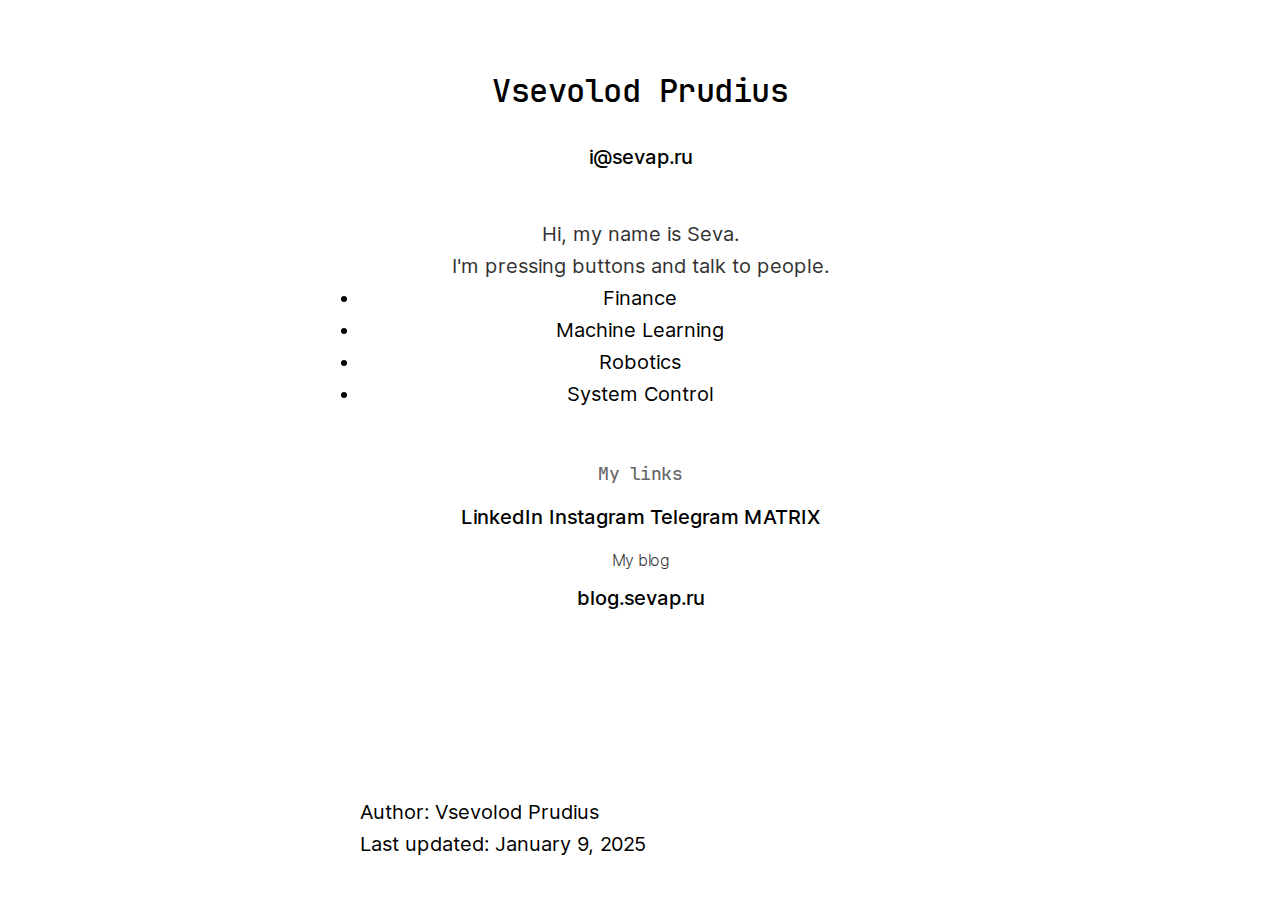
<file: index.html>
<!DOCTYPE html>
<html lang="en">
<head>
    <meta charset="utf-8">
    <meta name="viewport" content="width=device-width, initial-scale=1">
    <title>Vsevolod Prudius</title>
    <meta name="author" content="Vsevolod Prudius">
    <meta name="description" content="Personal website of Vsevolod Prudius">
    <meta name="keywords" content="Vsevolod Prudius, sevapru, sobaka, AI, crypto, Web3">
    <link rel="stylesheet" href="static/style.css">
</head>
<body>
    <main class="content">
        <header>
            <h1>Vsevolod Prudius</h1>
            <p><a href="mailto:i@sevap.ru">i@sevap.ru</a></p>
        </header>

        <section class="intro">
            <p>Hi, my name is Seva.<br>
            I'm pressing buttons and talk to people.</p>
            
            <ul class="interests">
                <li>Finance</li>
                <li>Machine Learning</li>
                <li>Robotics</li>
                <li>System Control</li>
            </ul>
        </section>

        <section class="links">
            <h2>My links</h2>
            
            <nav class="social">
                <a href="https://www.linkedin.com/in/sevapru">LinkedIn</a>
                <a href="https://instagram.com/sevapru">Instagram</a>
                <a href="https://t.me/ajoek_laplaan">Telegram</a>
                <a href="https://matrix.to/#/@sevapru:matrix.org">MATRIX</a>
            </nav>

            <div class="blog">
                <h3>My blog</h3>
                <p><a href="https://blog.sevap.ru">blog.sevap.ru</a></p>
            </div>
        </section>
    </main>

    <footer>
        <p>Author: Vsevolod Prudius</p>
        <p>Last updated: <time datetime="2025-01-09">January 9, 2025</time></p>
    </footer>
</body>
</html>
</file>
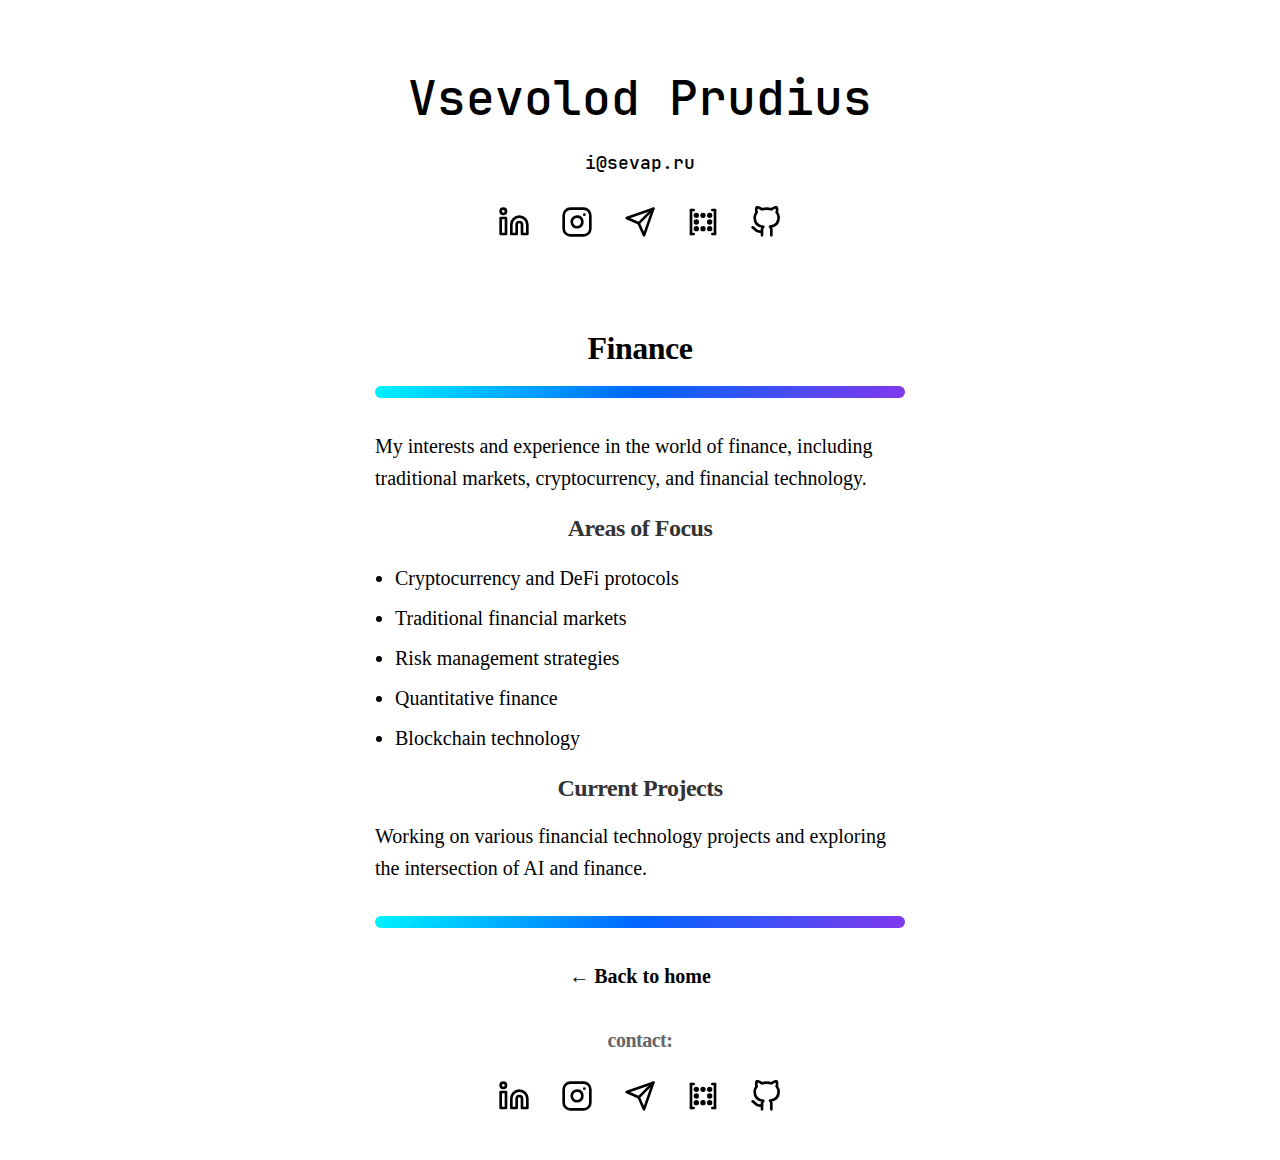
<file: finance.html>
<!DOCTYPE html>
<html lang="en">
<head>
    <meta charset="utf-8">
    <meta name="viewport" content="width=device-width, initial-scale=1">
    <title>Finance - Vsevolod Prudius</title>
    <meta name="description" content="My interests in Finance">
    <link rel="icon" type="image/x-icon" href="favicon.ico">
    <link rel="stylesheet" href="static/style.css">
    <link rel="stylesheet" href="static/category-styles.css">
    <style>
        body {
            font-family: 'Times New Roman', Times, serif;
            font-size: 20px;
        }
        h1, h2, h3 {
            font-family: 'Times New Roman', Times, serif;
        }
    </style>
</head>
<body class="finance">

    <header class="site-header">
        <div class="site-title">
            <a href="index.html">Vsevolod Prudius</a>
        </div>
        <div class="contact-info">
            <p><a href="mailto:i@sevap.ru">i@sevap.ru</a></p>
        </div>
        <div class="header-social-icons">
            <a href="https://www.linkedin.com/in/sevapru" aria-label="LinkedIn">
                <img src="static/linkedin.svg" alt="LinkedIn" class="social-icon">
            </a>
            <a href="https://instagram.com/sevapru" aria-label="Instagram">
                <img src="static/instagram.svg" alt="Instagram" class="social-icon">
            </a>
            <a href="https://t.me/ajoek_laplaan" aria-label="Telegram">
                <img src="static/telegram.svg" alt="Telegram" class="social-icon">
            </a>
            <a href="https://matrix.to/#/@sevapru:matrix.org" aria-label="Matrix">
                <img src="static/matrix.svg" alt="Matrix" class="social-icon">
            </a>
            <a href="https://github.com/sevapru" aria-label="GitHub">
                <img src="static/github.svg" alt="GitHub" class="social-icon">
            </a>
        </div>
    </header>

    <main class="main-content">
        <section class="page-header">
            <h1>Finance</h1>
            <div class="topic-decoration"></div>
        </section>

        <section class="topic-content">
            <p>My interests and experience in the world of finance, including traditional markets, cryptocurrency, and financial technology.</p>
            
            <h3>Areas of Focus</h3>
            <ul>
                <li>Cryptocurrency and DeFi protocols</li>
                <li>Traditional financial markets</li>
                <li>Risk management strategies</li>
                <li>Quantitative finance</li>
                <li>Blockchain technology</li>
            </ul>

            <h3>Current Projects</h3>
            <p>Working on various financial technology projects and exploring the intersection of AI and finance.</p>
            
            <div class="topic-decoration-bottom"></div>
        </section>
        
        <section class="back-home-section">
            <p><a href="index.html">← Back to home</a></p>
        </section>
        
        <section class="contact-section">
            <h3>contact:</h3>
            <div class="social-icons">
                <a href="https://www.linkedin.com/in/sevapru" aria-label="LinkedIn">
                    <img src="static/linkedin.svg" alt="LinkedIn" class="social-icon">
                </a>
                <a href="https://instagram.com/sevapru" aria-label="Instagram">
                    <img src="static/instagram.svg" alt="Instagram" class="social-icon">
                </a>
                <a href="https://t.me/ajoek_laplaan" aria-label="Telegram">
                    <img src="static/telegram.svg" alt="Telegram" class="social-icon">
                </a>
                <a href="https://matrix.to/#/@sevapru:matrix.org" aria-label="Matrix">
                    <img src="static/matrix.svg" alt="Matrix" class="social-icon">
                </a>
                <a href="https://github.com/sevapru" aria-label="GitHub">
                    <img src="static/github.svg" alt="GitHub" class="social-icon">
                </a>
            </div>
        </section>
    </main>
</body>
</html>
</file>
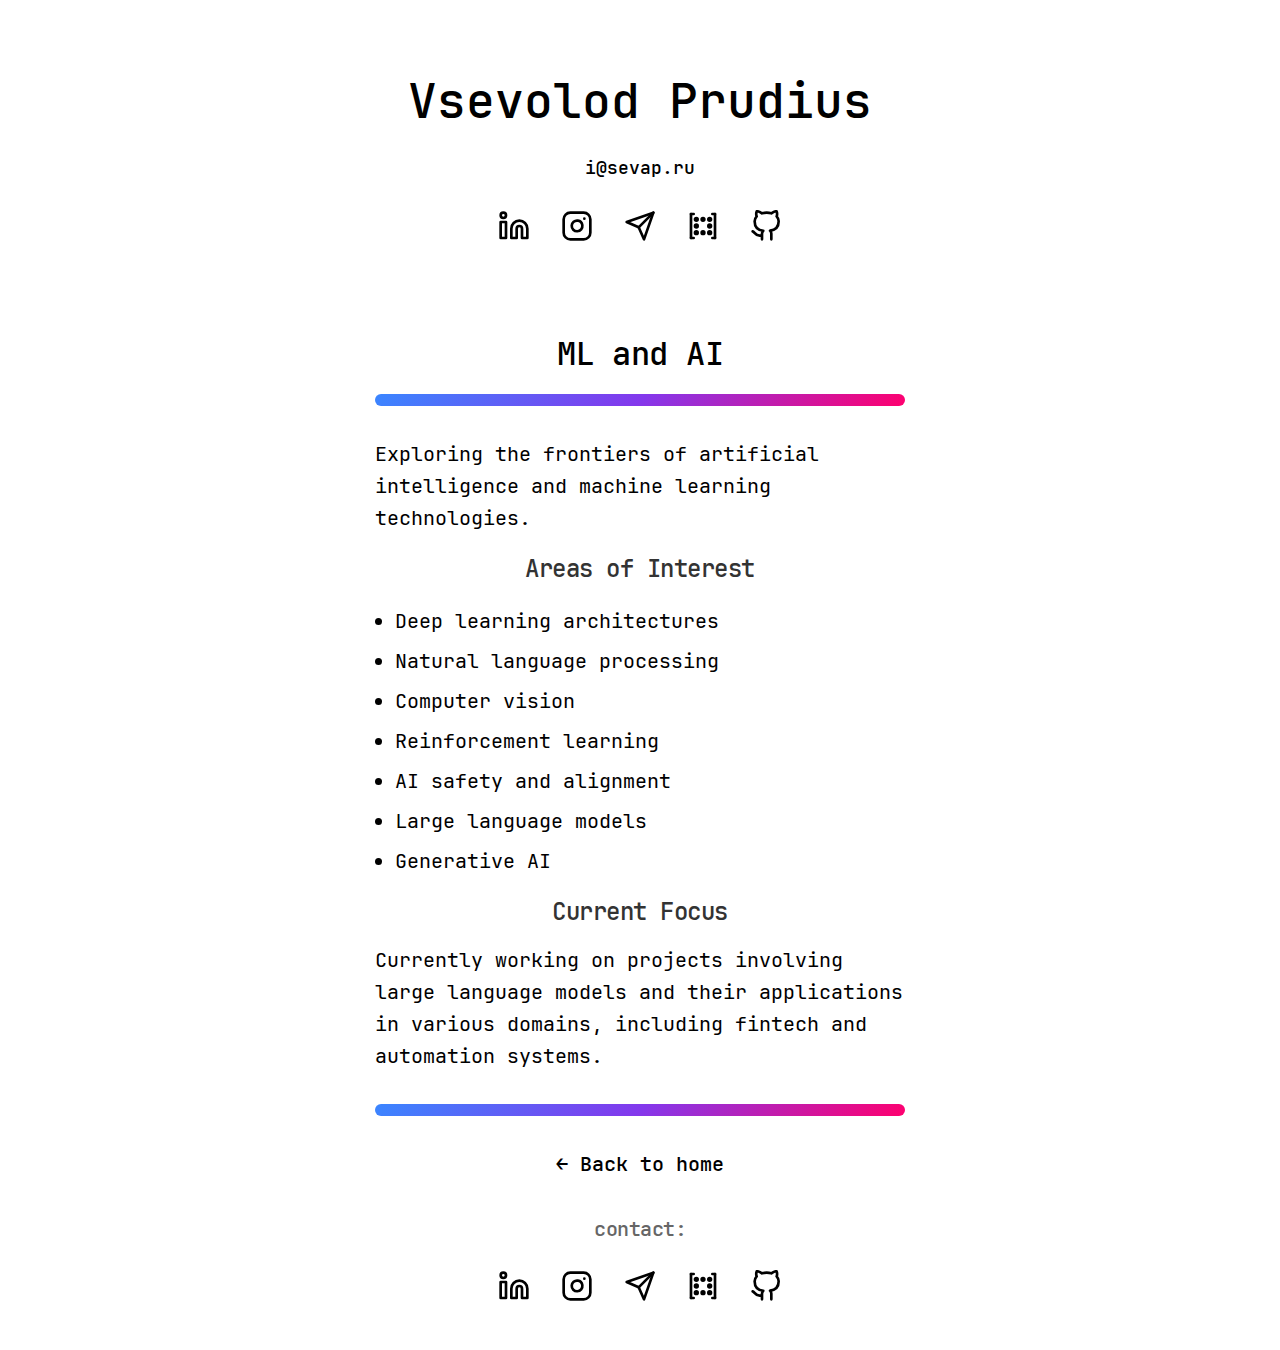
<file: machine-learning.html>
<!DOCTYPE html>
<html lang="en">
<head>
    <meta charset="utf-8">
    <meta name="viewport" content="width=device-width, initial-scale=1">
    <title>ML and AI - Vsevolod Prudius</title>
    <meta name="description" content="My work in Machine Learning and AI">
    <link rel="icon" type="image/x-icon" href="favicon.ico">
    <link rel="stylesheet" href="static/style.css">
    <link rel="stylesheet" href="static/category-styles.css">
    <style>
        body {
            font-family: 'JetBrains Mono', monospace;
            line-height: 1.7;
            font-size: 20px;
        }
        h1, h2, h3 {
            font-family: 'JetBrains Mono', monospace;
        }
        p, li {
            font-family: 'JetBrains Mono', monospace;
            font-weight: 400;
        }
        .contact-section h3 {
            font-family: 'JetBrains Mono', monospace;
        }
    </style>
</head>
<body class="ml">

    <header class="site-header">
        <div class="site-title">
            <a href="index.html">Vsevolod Prudius</a>
        </div>
        <div class="contact-info">
            <p><a href="mailto:i@sevap.ru">i@sevap.ru</a></p>
        </div>
        <div class="header-social-icons">
            <a href="https://www.linkedin.com/in/sevapru" aria-label="LinkedIn">
                <img src="static/linkedin.svg" alt="LinkedIn" class="social-icon">
            </a>
            <a href="https://instagram.com/sevapru" aria-label="Instagram">
                <img src="static/instagram.svg" alt="Instagram" class="social-icon">
            </a>
            <a href="https://t.me/ajoek_laplaan" aria-label="Telegram">
                <img src="static/telegram.svg" alt="Telegram" class="social-icon">
            </a>
            <a href="https://matrix.to/#/@sevapru:matrix.org" aria-label="Matrix">
                <img src="static/matrix.svg" alt="Matrix" class="social-icon">
            </a>
            <a href="https://github.com/sevapru" aria-label="GitHub">
                <img src="static/github.svg" alt="GitHub" class="social-icon">
            </a>
        </div>
    </header>

    <main class="main-content">
        <section class="page-header">
            <h1>ML and AI</h1>
            <div class="topic-decoration"></div>
        </section>

        <section class="topic-content">
            <p>Exploring the frontiers of artificial intelligence and machine learning technologies.</p>
            
            <h3>Areas of Interest</h3>
            <ul>
                <li>Deep learning architectures</li>
                <li>Natural language processing</li>
                <li>Computer vision</li>
                <li>Reinforcement learning</li>
                <li>AI safety and alignment</li>
                <li>Large language models</li>
                <li>Generative AI</li>
            </ul>

            <h3>Current Focus</h3>
            <p>Currently working on projects involving large language models and their applications in various domains, including fintech and automation systems.</p>
            
            <div class="topic-decoration-bottom"></div>
        </section>
        
        <section class="back-home-section">
            <p><a href="index.html">← Back to home</a></p>
        </section>
        
        <section class="contact-section">
            <h3>contact:</h3>
            <div class="social-icons">
                <a href="https://www.linkedin.com/in/sevapru" aria-label="LinkedIn">
                    <img src="static/linkedin.svg" alt="LinkedIn" class="social-icon">
                </a>
                <a href="https://instagram.com/sevapru" aria-label="Instagram">
                    <img src="static/instagram.svg" alt="Instagram" class="social-icon">
                </a>
                <a href="https://t.me/ajoek_laplaan" aria-label="Telegram">
                    <img src="static/telegram.svg" alt="Telegram" class="social-icon">
                </a>
                <a href="https://matrix.to/#/@sevapru:matrix.org" aria-label="Matrix">
                    <img src="static/matrix.svg" alt="Matrix" class="social-icon">
                </a>
                <a href="https://github.com/sevapru" aria-label="GitHub">
                    <img src="static/github.svg" alt="GitHub" class="social-icon">
                </a>
            </div>
        </section>
    </main>
</body>
</html>
</file>
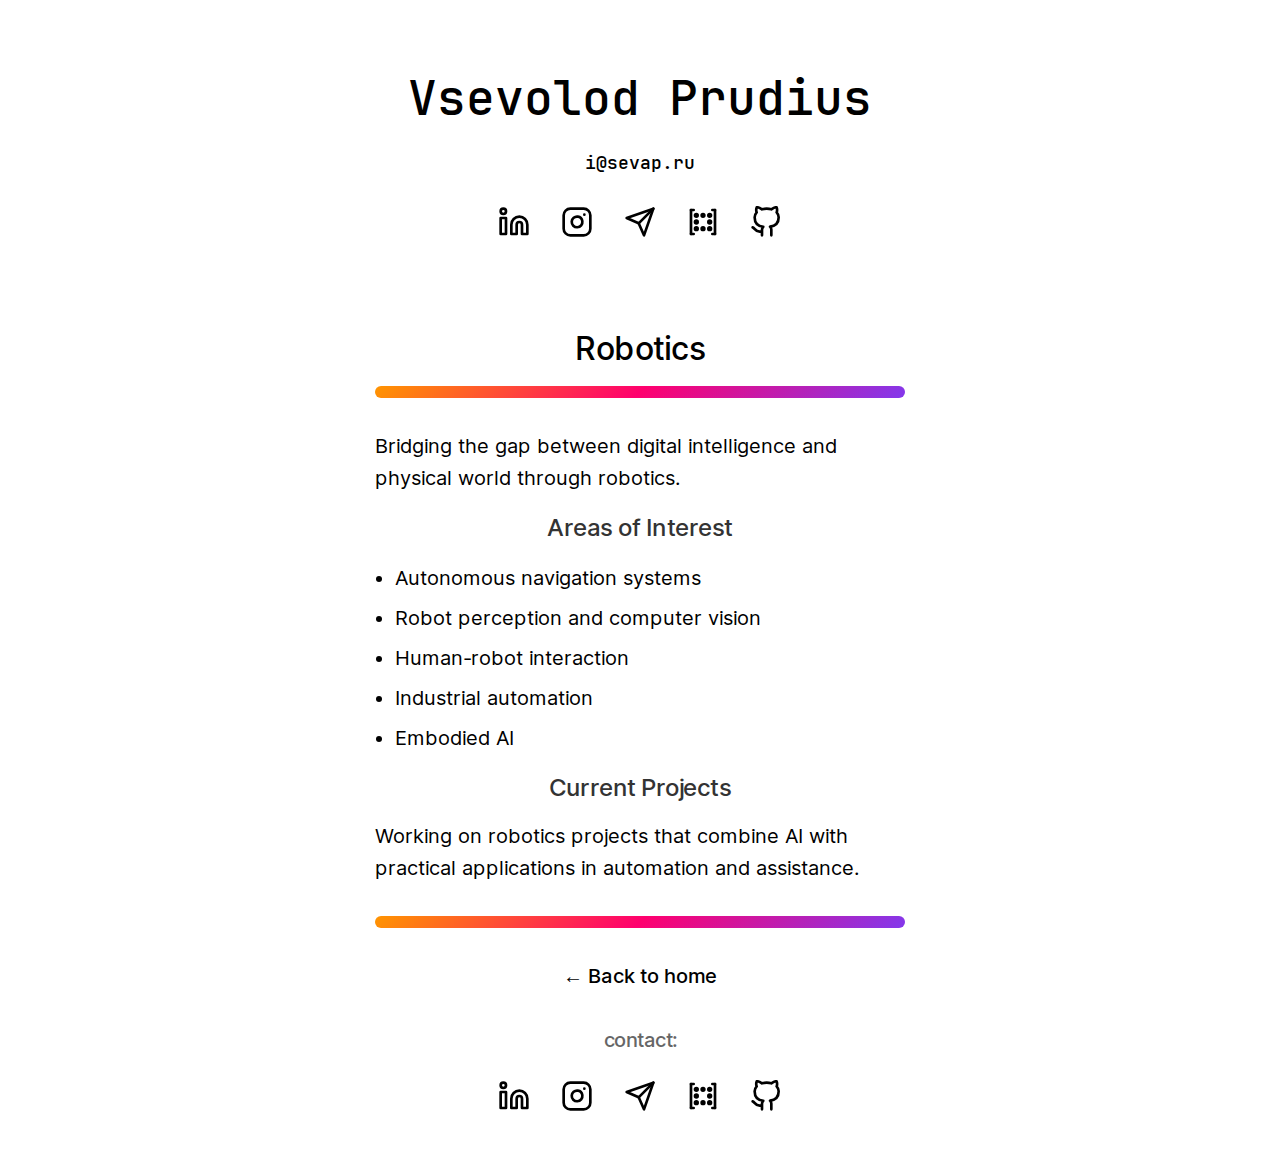
<file: robotics.html>
<!DOCTYPE html>
<html lang="en">
<head>
    <meta charset="utf-8">
    <meta name="viewport" content="width=device-width, initial-scale=1">
    <title>Robotics - Vsevolod Prudius</title>
    <meta name="description" content="My work in Robotics and automation">
    <link rel="stylesheet" href="static/style.css">
    <link rel="stylesheet" href="static/category-styles.css">
    <style>
        body {
            font-family: 'Inter', -apple-system, BlinkMacSystemFont, 'Segoe UI', Roboto, sans-serif;
            font-size: 20px;
        }
        h1, h2, h3 {
            font-family: 'Inter', sans-serif;
        }
        p, li {
            font-family: 'Inter', sans-serif;
        }
    </style>
</head>
<body class="robotics">

    <header class="site-header">
        <div class="site-title">
            <a href="index.html">Vsevolod Prudius</a>
        </div>
        <div class="contact-info">
            <p><a href="mailto:i@sevap.ru">i@sevap.ru</a></p>
        </div>
        <div class="header-social-icons">
            <a href="https://www.linkedin.com/in/sevapru" aria-label="LinkedIn">
                <img src="static/linkedin.svg" alt="LinkedIn" class="social-icon">
            </a>
            <a href="https://instagram.com/sevapru" aria-label="Instagram">
                <img src="static/instagram.svg" alt="Instagram" class="social-icon">
            </a>
            <a href="https://t.me/ajoek_laplaan" aria-label="Telegram">
                <img src="static/telegram.svg" alt="Telegram" class="social-icon">
            </a>
            <a href="https://matrix.to/#/@sevapru:matrix.org" aria-label="Matrix">
                <img src="static/matrix.svg" alt="Matrix" class="social-icon">
            </a>
            <a href="https://github.com/sevapru" aria-label="GitHub">
                <img src="static/github.svg" alt="GitHub" class="social-icon">
            </a>
        </div>
    </header>

    <main class="main-content">
        <section class="page-header">
            <h1>Robotics</h1>
            <div class="topic-decoration"></div>
        </section>

        <section class="topic-content">
            <p>Bridging the gap between digital intelligence and physical world through robotics.</p>
            
            <h3>Areas of Interest</h3>
            <ul>
                <li>Autonomous navigation systems</li>
                <li>Robot perception and computer vision</li>
                <li>Human-robot interaction</li>
                <li>Industrial automation</li>
                <li>Embodied AI</li>
            </ul>

            <h3>Current Projects</h3>
            <p>Working on robotics projects that combine AI with practical applications in automation and assistance.</p>
            
            <div class="topic-decoration-bottom"></div>
        </section>
        
        <section class="back-home-section">
            <p><a href="index.html">← Back to home</a></p>
        </section>
        
        <section class="contact-section">
            <h3>contact:</h3>
            <div class="social-icons">
                <a href="https://www.linkedin.com/in/sevapru" aria-label="LinkedIn">
                    <img src="static/linkedin.svg" alt="LinkedIn" class="social-icon">
                </a>
                <a href="https://instagram.com/sevapru" aria-label="Instagram">
                    <img src="static/instagram.svg" alt="Instagram" class="social-icon">
                </a>
                <a href="https://t.me/ajoek_laplaan" aria-label="Telegram">
                    <img src="static/telegram.svg" alt="Telegram" class="social-icon">
                </a>
                <a href="https://matrix.to/#/@sevapru:matrix.org" aria-label="Matrix">
                    <img src="static/matrix.svg" alt="Matrix" class="social-icon">
                </a>
                <a href="https://github.com/sevapru" aria-label="GitHub">
                    <img src="static/github.svg" alt="GitHub" class="social-icon">
                </a>
            </div>
        </section>
    </main>
</body>
</html>
</file>
<file: static/style.css>
@font-face {
    font-family: 'Inter';
    src: url('../fonts/inter.woff2') format('woff2');
    font-weight: 400;
    font-style: normal;
    font-display: swap;
}
@font-face {
    font-family: 'Inter';
    src: url('../fonts/inter-500.woff2') format('woff2');
    font-weight: 500;
    font-style: normal;
    font-display: swap;
}
@font-face {
    font-family: 'Inter';
    src: url('../fonts/inter-600.woff2') format('woff2');
    font-weight: 600;
    font-style: normal;
    font-display: swap;
}
@font-face {
    font-family: 'JetBrains Mono';
    src: url('../fonts/JetBrainsMono-Regular.woff2') format('woff2');
    font-weight: 400;
    font-style: normal;
    font-display: swap;
}
@font-face {
    font-family: 'JetBrains Mono';
    src: url('../fonts/JetBrainsMono-Medium.woff2') format('woff2');
    font-weight: 500;
    font-style: normal;
    font-display: swap;
}
@font-face {
    font-family: 'JetBrains Mono';
    src: url('../fonts/JetBrainsMono-SemiBold.woff2') format('woff2');
    font-weight: 600;
    font-style: normal;
    font-display: swap;
}
* {
    margin: 0;
    padding: 0;
    box-sizing: border-box;
}
html {
    font-size: 16px;
    line-height: 1.6;
}
body {
    font-family: 'Inter', -apple-system, BlinkMacSystemFont, 'Segoe UI', Roboto, sans-serif;
    background-color: #ffffff;
    color: #000000;
    padding: 20px 15px;
    max-width: 600px;
    margin: 0 auto;
    min-height: 100vh;
    display: flex;
    flex-direction: column;
    font-size: 20px;
}
h1, h2, h3, h4, h5, h6 {
    font-family: 'JetBrains Mono', monospace;
    font-weight: 500;
    letter-spacing: -0.5px;
}
h1 {
    font-size: 1.75rem;
    font-weight: 600;
    margin: 15px 0 20px 0;
}
h2 {
    font-size: 1.125rem;
    margin: 20px 0 12px 0;
    color: #666;
}
h3 {
    font-size: 1rem;
    margin: 15px 0 8px 0;
    color: #333;
    font-weight: 500;
    font-family: 'Inter', sans-serif;
}
a {
    color: #000000;
    text-decoration: none;
    border-bottom: 1px solid transparent;
    transition: all 0.2s ease;
    font-weight: 600;
}
a:hover {
    border-bottom-color: #000000;
}
a:focus {
    outline: 2px solid #000000;
    outline-offset: 2px;
    border-bottom-color: transparent;
}
.content {
    flex: 1;
    display: flex;
    flex-direction: column;
    gap: 20px;
}
header {
    text-align: center;
}
header p {
    margin: 10px 0 15px 0;
}
.intro {
    text-align: center;
}
.intro p {
    font-size: 20px;
    color: #333;
}
.social-icons {
    display: flex;
    justify-content: center;
    gap: 12px;
    margin-top: 10px;
}
.social-icon {
    width: 32px;
    height: 32px;
    transition: all 0.2s ease;
}
.social-icons a {
    border-bottom: none !important;
    padding: 8px;
    border-radius: 8px;
    display: flex;
    align-items: center;
    justify-content: center;
}
.social-icons a:hover {
    background: #f8f9fa;
    border-bottom: none !important;
}
.social-icons a:hover .social-icon {
    transform: scale(1.1);
}
.interests {
    text-align: center;
}
.interests-grid {
    display: grid;
    grid-template-columns: 1fr;
    gap: 12px;
    margin-top: 12px;
}
/* Interest card styles are now in components.css */
.links {
    text-align: center;
}
.dev-studio {
    display: inline-block;
    font-family: 'JetBrains Mono', monospace;
    font-size: 1.1rem;
    color: #666 !important;
    border-bottom: 1px solid #666 !important;
    transition: all 0.2s ease;
}
.dev-studio:hover {
    color: #000 !important;
    border-bottom-color: #000 !important;
}
.blog-section {
    margin: 20px -15px 0 -15px;
    background: #000000;
    border-radius: 0;
    overflow: hidden;
    position: relative;
}
.blog-section::before {
    content: '';
    position: absolute;
    top: 0;
    left: -100vw;
    right: -100vw;
    bottom: 0;
    background: #000000;
    z-index: -1;
}
.blog-content {
    background: #000000;
}
.blog-subscribe {
    margin: 0;
    padding: 0;
    background: #000000;
    position: relative;
}
.blog-subscribe > div {
    background: #000000 !important;
}
.blog-overlay {
    position: absolute;
    top: 0;
    left: 0;
    right: 0;
    height: 50%;
    z-index: 100;
    background: transparent;
    border-bottom: none !important;
    transition: all 0.2s ease;
    cursor: pointer;
}
.blog-overlay:hover {
    background: rgba(255, 255, 255, 0.02);
    border-bottom: none !important;
}
.topic-content {
    max-width: 100%;
}
.topic-content ul {
    list-style: disc;
    padding-left: 20px;
    margin: 15px 0;
}
.topic-content li {
    margin-bottom: 8px;
}
@media (min-width: 480px) {
    .interests-grid {
        grid-template-columns: repeat(3, 1fr);
        gap: 10px;
    }
    /* Interest card styles moved to components.css */
}
@media (min-width: 600px) {
    body {
        padding: 40px 20px;
    }
    h1 {
        font-size: 2rem;
        margin: 25px 0 25px 0;
    }
    .content {
        gap: 25px;
    }
    .interests-grid {
        grid-template-columns: repeat(3, 1fr);
        gap: 15px;
    }
    .social-icons {
        gap: 18px;
    }
    .social-icon {
        width: 36px;
        height: 36px;
    }
    .blog-section {
        margin: 20px -20px 0 -20px;
    }
    /* Interest card styles moved to components.css */
}
@media (min-width: 768px) {
    .content {
        gap: 30px;
    }
    /* Interest card styles moved to components.css */
    .blog-section {
        margin: 20px calc(-50vw + 50%) 0 calc(-50vw + 50%);
        width: 100vw;
    }
}
@media (prefers-reduced-motion: reduce) {
    * {
        animation-duration: 0.01ms !important;
        animation-iteration-count: 1 !important;
        transition-duration: 0.01ms !important;
    }
}
</file>
<file: static/category-styles.css>
.site-header {
    background-color: #ffffff;
    padding: 20px 0;
    margin-bottom: 32px;
}
.site-title {
    font-family: 'JetBrains Mono', monospace;
    font-weight: 600;
    font-size: 48px;
    margin: 0 0 12px 0;
    text-align: center;
}
.site-title a {
    color: #000000;
    text-decoration: none;
    border-bottom: none !important;
}
.site-title a:hover {
    color: #333;
    border-bottom: none !important;
}
.contact-info {
    text-align: center;
    margin-bottom: 20px;
}
.contact-info p {
    margin: 4px 0;
    font-size: 18px;
    font-family: 'JetBrains Mono', monospace !important;
    font-weight: 600 !important;
}
.header-social-icons {
    display: flex;
    justify-content: center;
    gap: 15px;
    margin-top: 16px;
}
.header-social-icons .social-icon {
    width: 32px;
    height: 32px;
    transition: all 0.2s ease;
}
.header-social-icons a {
    border-bottom: none !important;
    padding: 8px;
    border-radius: 8px;
    display: flex;
    align-items: center;
    justify-content: center;
}
.header-social-icons a:hover {
    background: #f8f9fa;
    border-bottom: none !important;
}
.header-social-icons a:hover .social-icon {
    transform: scale(1.1);
}
.main-content {
    max-width: 600px;
    margin: 0 auto;
    padding: 0 15px;
}
h1, h2, h3 {
    font-weight: 600;
}
h1 {
    text-align: center;
    margin-bottom: 12px;
    font-size: 32px;
}
h3 {
    text-align: center;
    margin-bottom: 12px;
    font-size: 24px;
}
.page-header {
    text-align: center;
    margin-bottom: 32px;
}
.topic-decoration {
    height: 12px;
    width: 100%;
    margin: 12px 0 0 0;
    border-radius: 6px;
}
p, li {
    font-size: 20px;
    line-height: 1.6;
}
.topic-content {
    margin-bottom: 32px;
}
.topic-decoration-bottom {
    height: 12px;
    width: 100%;
    margin: 32px 0 0 0;
    border-radius: 6px;
}
.back-home-section {
    text-align: center;
    margin: 20px 0;
    font-size: 16px;
}
.contact-section {
    text-align: center;
    margin-top: 32px;
}
.contact-section h3 {
    font-size: 20px;
    margin-bottom: 16px;
    color: #666;
}
.social-icons {
    display: flex;
    justify-content: center;
    gap: 15px;
}
.social-icon {
    width: 32px;
    height: 32px;
    transition: all 0.2s ease;
}
.social-icons a {
    border-bottom: none !important;
    padding: 8px;
    border-radius: 8px;
    display: flex;
    align-items: center;
    justify-content: center;
}
.social-icons a:hover {
    background: #f8f9fa;
    border-bottom: none !important;
}
.social-icons a:hover .social-icon {
    transform: scale(1.1);
}
.finance .topic-decoration,
.finance .topic-decoration-bottom {
    background: linear-gradient(135deg, #00f5ff 0%, #0066ff 50%, #8338ec 100%);
}
.ml .topic-decoration,
.ml .topic-decoration-bottom {
    background: linear-gradient(135deg, #3a86ff 0%, #8338ec 50%, #ff006e 100%);
}
.robotics .topic-decoration,
.robotics .topic-decoration-bottom {
    background: linear-gradient(135deg, #ff9500 0%, #ff006e 50%, #8338ec 100%);
}
</file>
